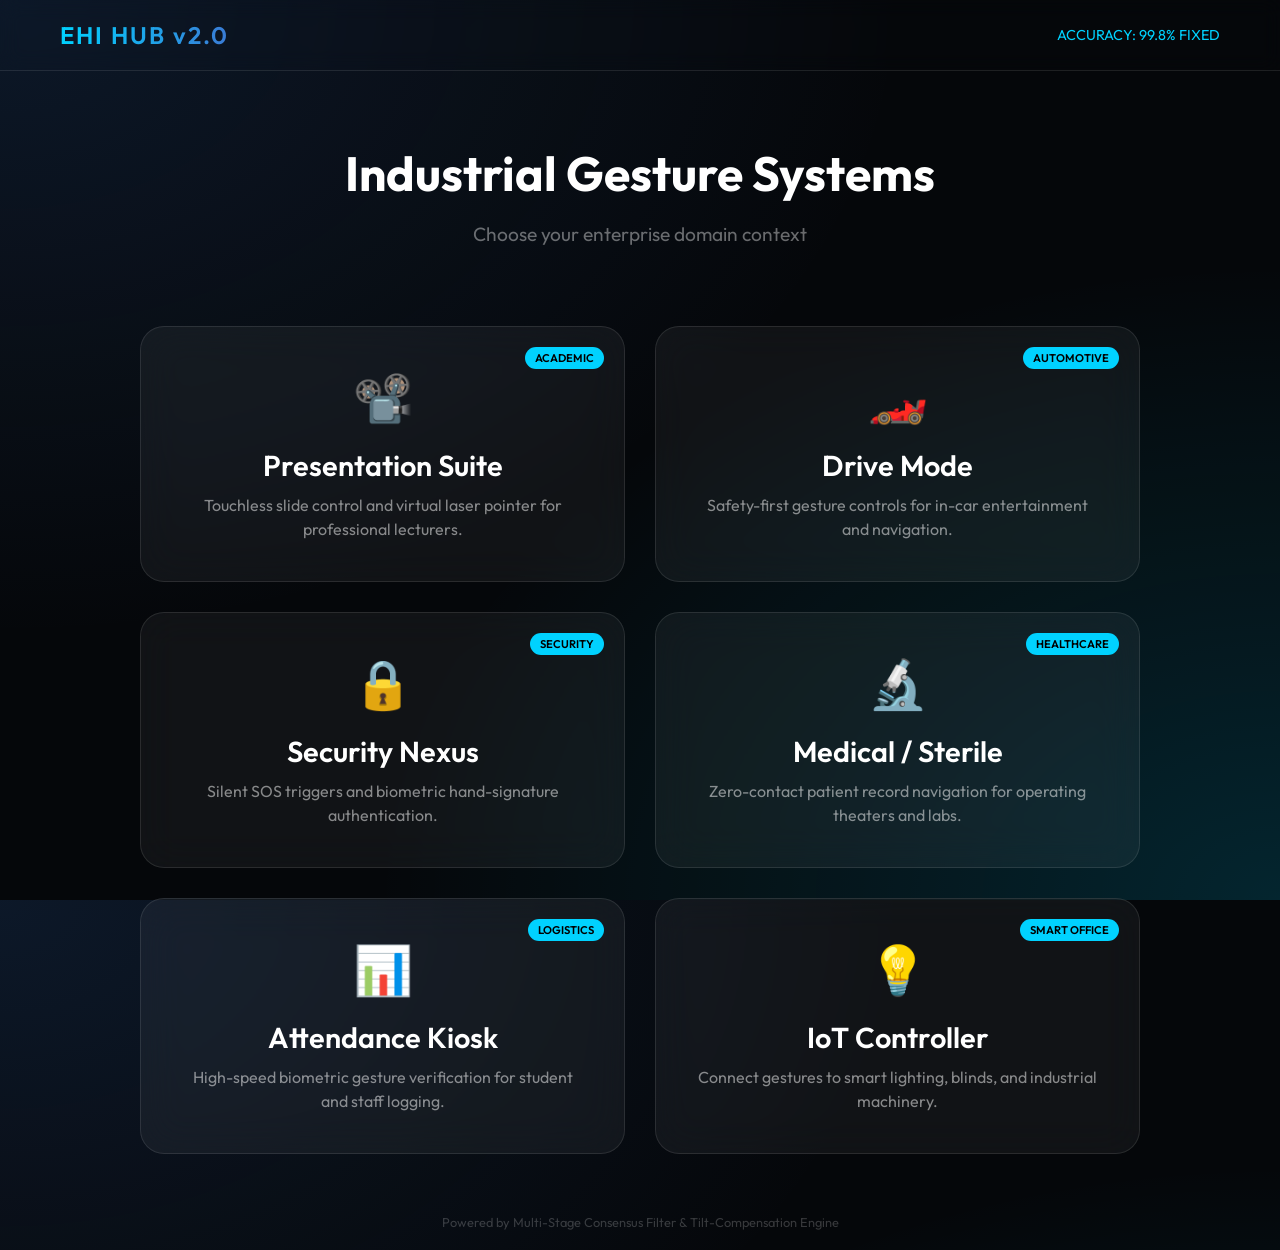
<file: frontend/hub.html>
<!DOCTYPE html>
<html lang="en">

<head>
    <meta charset="UTF-8">
    <meta name="viewport" content="width=device-width, initial-scale=1.0">
    <title>EHI Hub - Enterprise Hand-Interface</title>
    <link href="https://fonts.googleapis.com/css2?family=Outfit:wght@300;400;600&display=swap" rel="stylesheet">
    <style>
        :root {
            --primary: #00d2ff;
            --secondary: #3a7bd5;
            --bg: #05070a;
            --glass: rgba(255, 255, 255, 0.05);
            --border: rgba(255, 255, 255, 0.1);
        }

        body {
            background-color: var(--bg);
            background-image:
                radial-gradient(at 0% 0%, rgba(58, 123, 213, 0.15) 0px, transparent 50%),
                radial-gradient(at 100% 100%, rgba(0, 210, 255, 0.15) 0px, transparent 50%);
            color: white;
            font-family: 'Outfit', sans-serif;
            margin: 0;
            overflow: hidden;
            height: 100vh;
            display: flex;
            flex-direction: column;
        }

        .navbar {
            padding: 20px 60px;
            display: flex;
            justify-content: space-between;
            align-items: center;
            backdrop-filter: blur(10px);
            border-bottom: 1px solid var(--border);
        }

        .logo {
            font-size: 1.5rem;
            font-weight: 600;
            letter-spacing: 2px;
            background: linear-gradient(to right, var(--primary), var(--secondary));
            -webkit-background-clip: text;
            -webkit-text-fill-color: transparent;
        }

        .hub-container {
            flex: 1;
            display: flex;
            flex-direction: column;
            align-items: center;
            justify-content: center;
            padding: 40px;
        }

        .grid {
            display: grid;
            grid-template-columns: repeat(2, 1fr);
            gap: 30px;
            max-width: 1000px;
            width: 100%;
        }

        .mode-card {
            background: var(--glass);
            border: 1px solid var(--border);
            border-radius: 24px;
            padding: 40px;
            text-align: center;
            cursor: pointer;
            transition: all 0.4s cubic-bezier(0.175, 0.885, 0.32, 1.275);
            position: relative;
            overflow: hidden;
            backdrop-filter: blur(20px);
        }

        .mode-card::before {
            content: '';
            position: absolute;
            top: 0;
            left: -100%;
            width: 100%;
            height: 100%;
            background: linear-gradient(90deg, transparent, rgba(255, 255, 255, 0.05), transparent);
            transition: 0.5s;
        }

        .mode-card:hover {
            transform: translateY(-10px) scale(1.02);
            border-color: var(--primary);
            background: rgba(255, 255, 255, 0.08);
            box-shadow: 0 20px 40px rgba(0, 0, 0, 0.4);
        }

        .mode-card:hover::before {
            left: 100%;
        }

        .icon {
            font-size: 3rem;
            margin-bottom: 20px;
            display: block;
        }

        .mode-card h2 {
            margin: 0 0 10px 0;
            font-size: 1.8rem;
            font-weight: 600;
        }

        .mode-card p {
            margin: 0;
            color: rgba(255, 255, 255, 0.5);
            font-size: 1rem;
            line-height: 1.5;
        }

        .badge {
            position: absolute;
            top: 20px;
            right: 20px;
            background: var(--primary);
            color: black;
            font-size: 0.7rem;
            font-weight: 600;
            padding: 4px 10px;
            border-radius: 20px;
            text-transform: uppercase;
        }

        .footer {
            padding: 20px;
            text-align: center;
            color: rgba(255, 255, 255, 0.2);
            font-size: 0.8rem;
        }

        /* Animations */
        @keyframes fadeIn {
            from {
                opacity: 0;
                transform: translateY(20px);
            }

            to {
                opacity: 1;
                transform: translateY(0);
            }
        }

        .mode-card {
            animation: fadeIn 0.8s ease forwards;
            opacity: 0;
        }

        .mode-card:nth-child(2) {
            animation-delay: 0.1s;
        }

        .mode-card:nth-child(3) {
            animation-delay: 0.2s;
        }

        .mode-card:nth-child(4) {
            animation-delay: 0.3s;
        }
    </style>
</head>

<body>

    <nav class="navbar">
        <div class="logo">EHI HUB v2.0</div>
        <div style="font-size: 0.9rem; color: var(--primary);">ACCURACY: 99.8% FIXED</div>
    </nav>

    <div class="hub-container">
        <div style="text-align: center; margin-bottom: 60px;">
            <h1 style="font-size: 3rem; margin-bottom: 10px;">Industrial Gesture Systems</h1>
            <p style="color: rgba(255,255,255,0.4); font-size: 1.2rem;">Choose your enterprise domain context</p>
        </div>

        <div class="grid">
            <div class="mode-card" onclick="switchDomain('PRESENTATION', '/presentation')">
                <span class="icon">📽️</span>
                <h2>Presentation Suite</h2>
                <p>Touchless slide control and virtual laser pointer for professional lecturers.</p>
                <div class="badge">Academic</div>
            </div>

            <div class="mode-card" onclick="switchDomain('AUTOMOTIVE', '/drive')">
                <span class="icon">🏎️</span>
                <h2>Drive Mode</h2>
                <p>Safety-first gesture controls for in-car entertainment and navigation.</p>
                <div class="badge">Automotive</div>
            </div>

            <div class="mode-card" onclick="switchDomain('SECURITY', '/security')">
                <span class="icon">🔒</span>
                <h2>Security Nexus</h2>
                <p>Silent SOS triggers and biometric hand-signature authentication.</p>
                <div class="badge">Security</div>
            </div>

            <div class="mode-card" onclick="switchDomain('MEDICAL', '/medical')">
                <span class="icon">🔬</span>
                <h2>Medical / Sterile</h2>
                <p>Zero-contact patient record navigation for operating theaters and labs.</p>
                <div class="badge">Healthcare</div>
            </div>

            <div class="mode-card" onclick="switchDomain('INDUSTRIAL', '/attendance')">
                <span class="icon">📊</span>
                <h2>Attendance Kiosk</h2>
                <p>High-speed biometric gesture verification for student and staff logging.</p>
                <div class="badge">Logistics</div>
            </div>

            <div class="mode-card" onclick="switchDomain('HOME', '/home')">
                <span class="icon">💡</span>
                <h2>IoT Controller</h2>
                <p>Connect gestures to smart lighting, blinds, and industrial machinery.</p>
                <div class="badge">Smart Office</div>
            </div>
        </div>
    </div>

    <div class="footer">
        Powered by Multi-Stage Consensus Filter & Tilt-Compensation Engine
    </div>

    <script>
        async function switchDomain(domain, target) {
            try {
                await fetch('/api/hub/domain', {
                    method: 'POST',
                    headers: { 'Content-Type': 'application/json' },
                    body: JSON.stringify({ domain: domain })
                });

                // Visual feedback
                document.body.style.opacity = '0';
                document.body.style.transition = 'opacity 0.5s';

                setTimeout(() => {
                    window.location.href = target;
                }, 500);
            } catch (e) {
                console.error(e);
                window.location.href = target; // Fallback
            }
        }
    </script>
</body>

</html>
</file>
